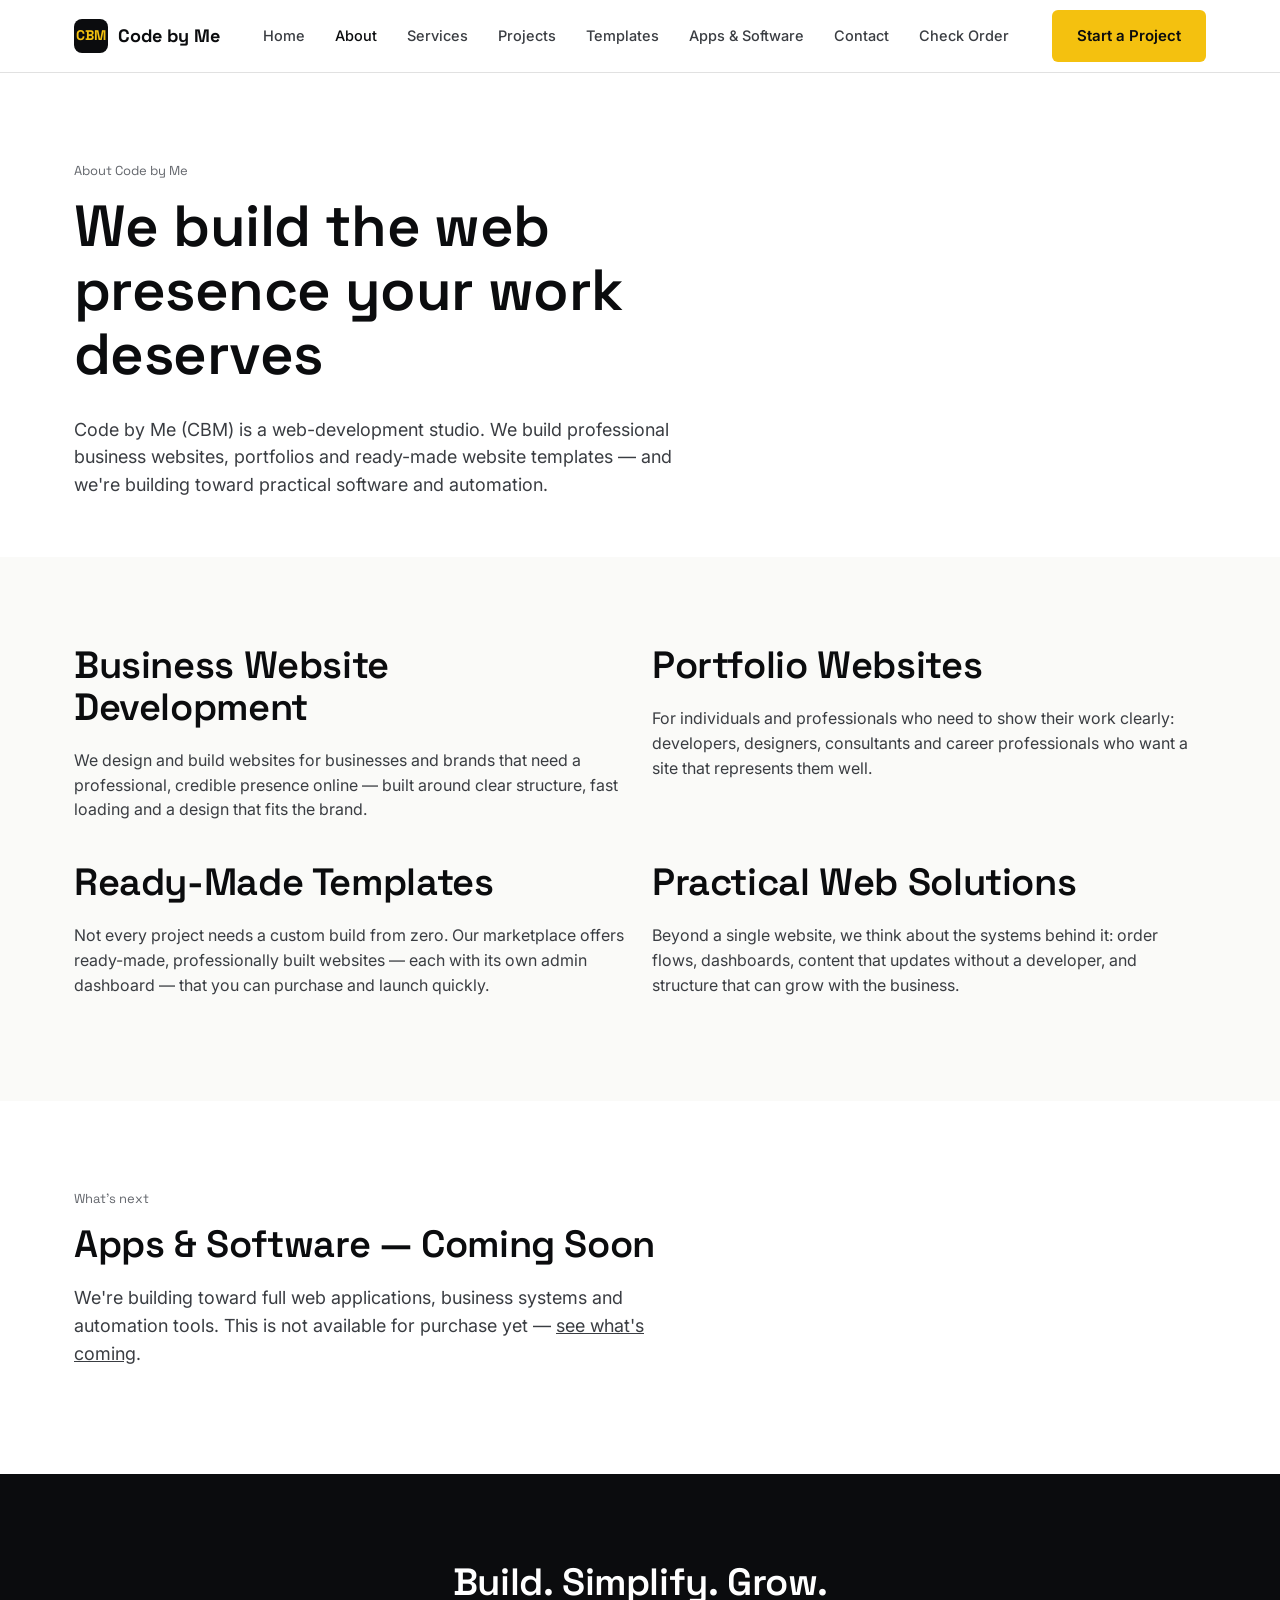
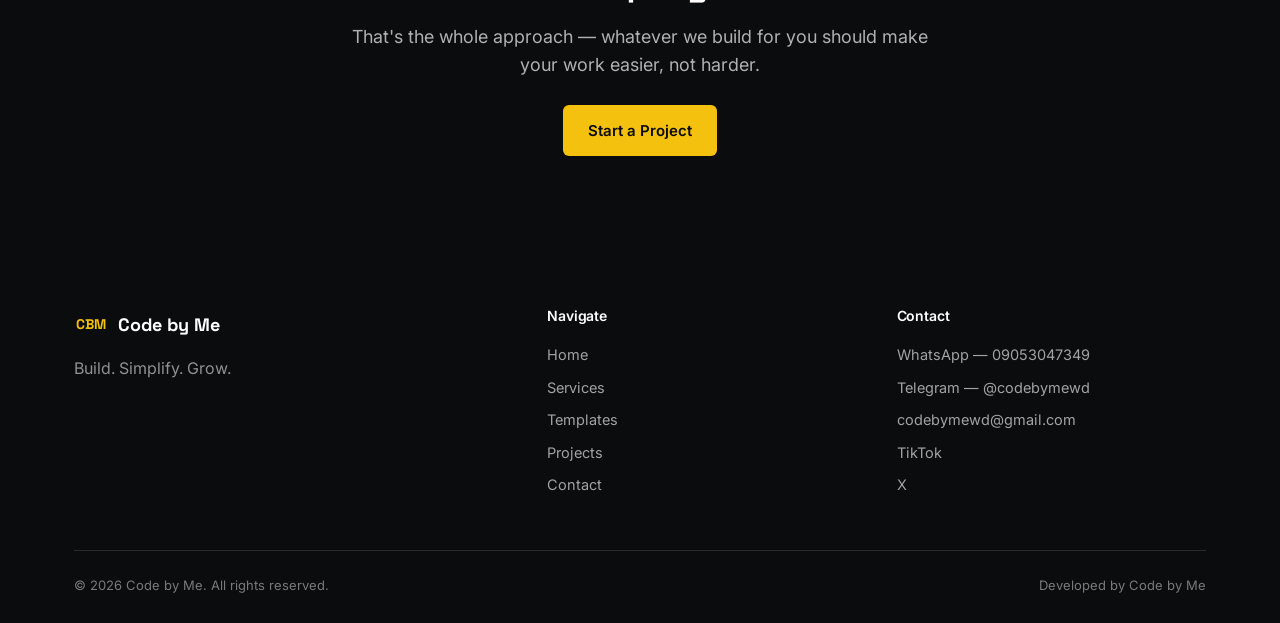
<file: about.html>
<!DOCTYPE html>
<html lang="en">
<head>
<meta charset="UTF-8">
<meta name="viewport" content="width=device-width, initial-scale=1.0">
<title>About — Code by Me</title>
<link rel="preconnect" href="https://fonts.googleapis.com">
<link href="https://fonts.googleapis.com/css2?family=Space+Grotesk:wght@500;600;700&family=Inter:wght@400;500;600;700&display=swap" rel="stylesheet">
<link rel="stylesheet" href="css/style.css">
</head>
<body>
<header id="site-header" class="site-header"></header>

<main>
  <section class="section" style="padding-bottom:40px;">
    <div class="container">
      <div class="eyebrow">About Code by Me</div>
      <h1 style="max-width:16ch;">We build the web presence your work deserves</h1>
      <p class="lede">Code by Me (CBM) is a web-development studio. We build professional business websites, portfolios and ready-made website templates — and we're building toward practical software and automation.</p>
    </div>
  </section>

  <section class="section section--paper">
    <div class="container grid grid-2" style="align-items:start;">
      <div>
        <h2>Business Website Development</h2>
        <p>We design and build websites for businesses and brands that need a professional, credible presence online — built around clear structure, fast loading and a design that fits the brand.</p>
      </div>
      <div>
        <h2>Portfolio Websites</h2>
        <p>For individuals and professionals who need to show their work clearly: developers, designers, consultants and career professionals who want a site that represents them well.</p>
      </div>
      <div>
        <h2>Ready-Made Templates</h2>
        <p>Not every project needs a custom build from zero. Our marketplace offers ready-made, professionally built websites — each with its own admin dashboard — that you can purchase and launch quickly.</p>
      </div>
      <div>
        <h2>Practical Web Solutions</h2>
        <p>Beyond a single website, we think about the systems behind it: order flows, dashboards, content that updates without a developer, and structure that can grow with the business.</p>
      </div>
    </div>
  </section>

  <section class="section">
    <div class="container">
      <div class="eyebrow">What's next</div>
      <h2>Apps &amp; Software — Coming Soon</h2>
      <p class="lede">We're building toward full web applications, business systems and automation tools. This is not available for purchase yet — <a href="apps-software.html" style="text-decoration:underline;">see what's coming</a>.</p>
    </div>
  </section>

  <section class="section section--black">
    <div class="container" style="text-align:center;">
      <h2>Build. Simplify. Grow.</h2>
      <p class="lede" style="margin:0 auto 26px;">That's the whole approach — whatever we build for you should make your work easier, not harder.</p>
      <a href="contact.html" class="btn btn-primary">Start a Project</a>
    </div>
  </section>
</main>

<footer id="site-footer" class="site-footer"></footer>
<script type="module">
  import { renderHeader, renderFooter } from "./js/common.js";
  renderHeader("about.html");
  renderFooter();
</script>
</body>
</html>
</file>
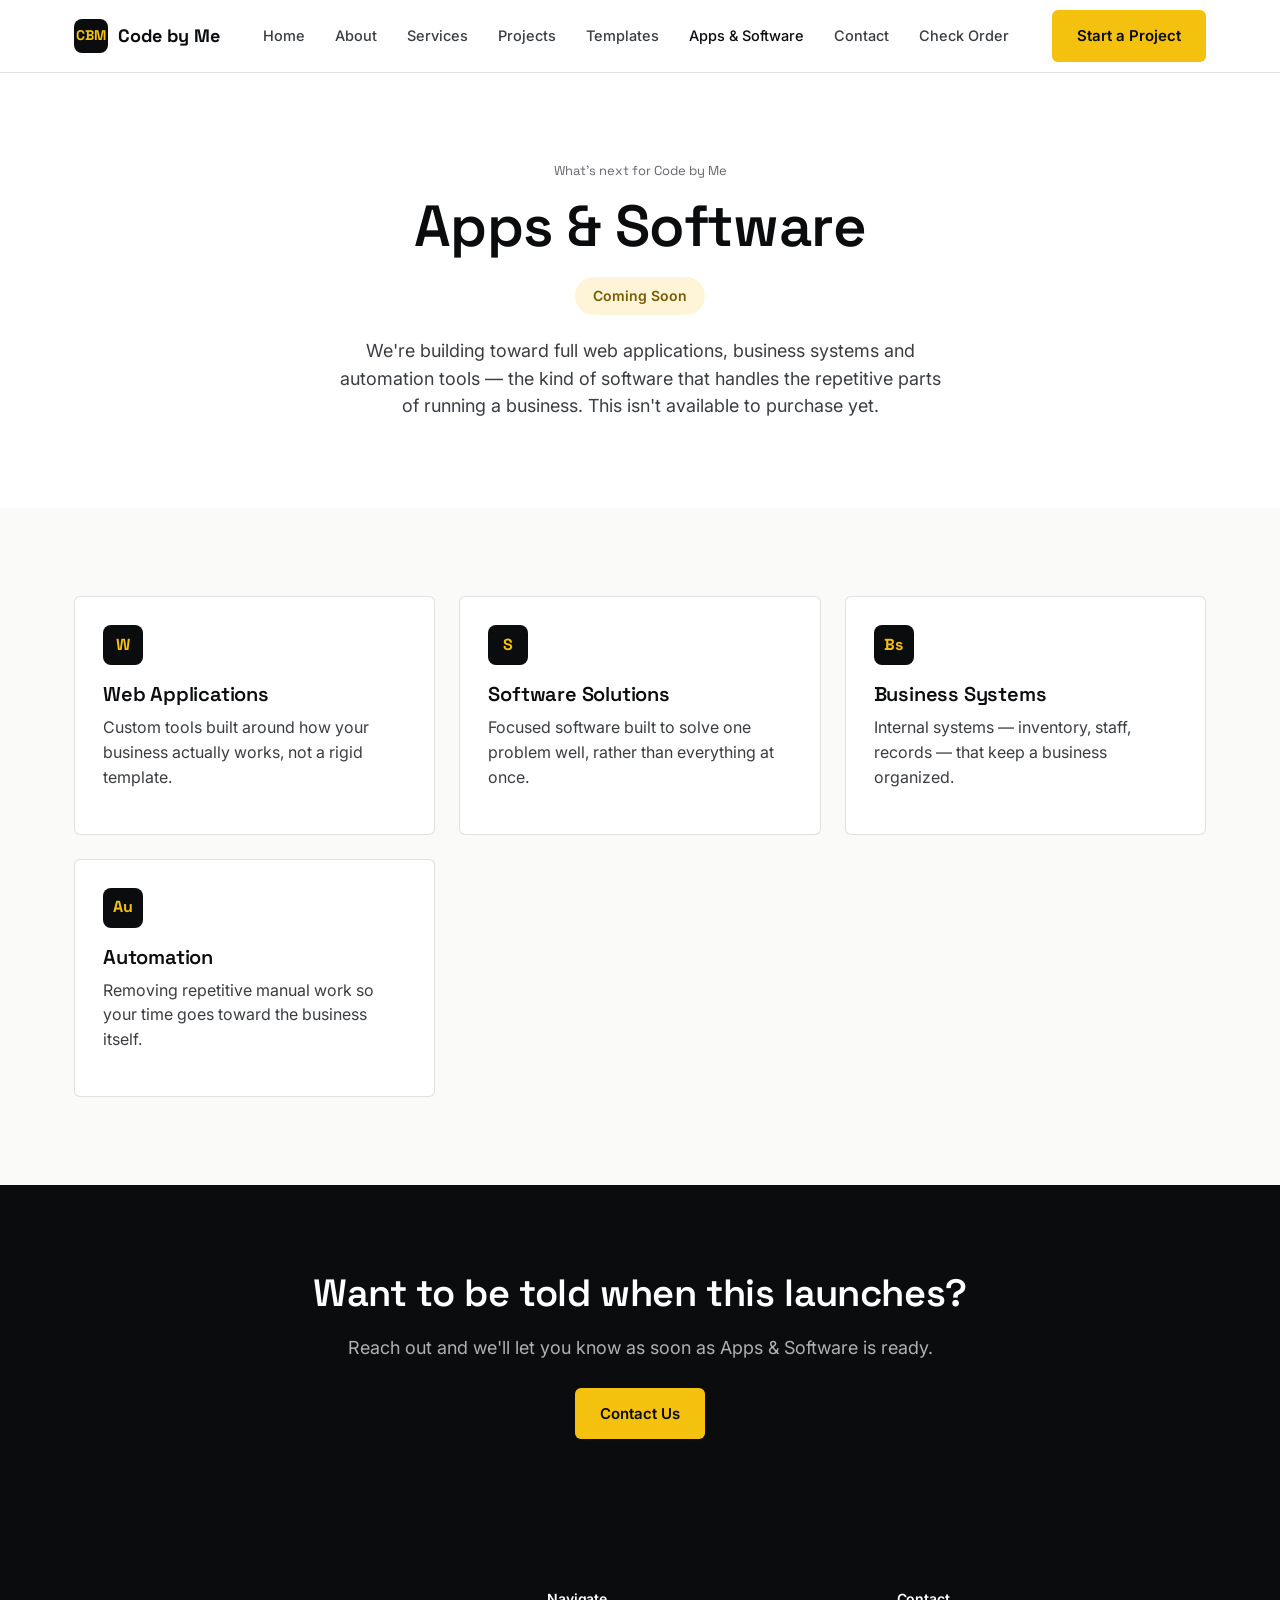
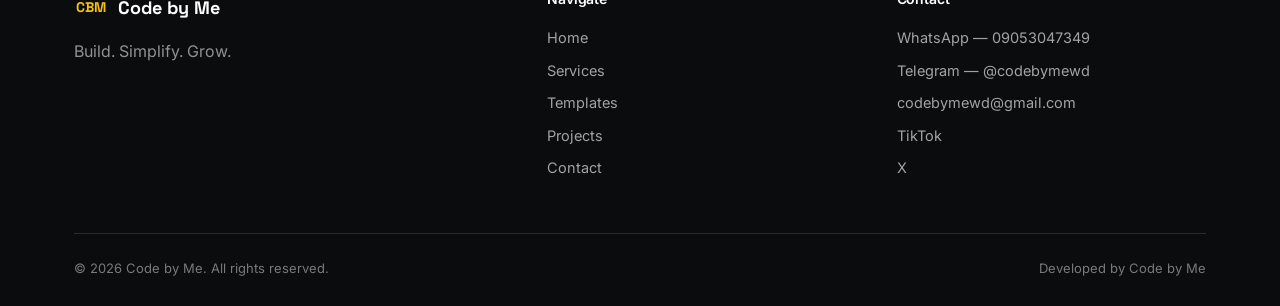
<file: apps-software.html>
<!DOCTYPE html>
<html lang="en">
<head>
<meta charset="UTF-8">
<meta name="viewport" content="width=device-width, initial-scale=1.0">
<title>Apps & Software — Code by Me</title>
<link rel="preconnect" href="https://fonts.googleapis.com">
<link href="https://fonts.googleapis.com/css2?family=Space+Grotesk:wght@500;600;700&family=Inter:wght@400;500;600;700&display=swap" rel="stylesheet">
<link rel="stylesheet" href="css/style.css">
</head>
<body>
<header id="site-header" class="site-header"></header>

<main>
  <section class="section" style="text-align:center;">
    <div class="container">
      <div class="eyebrow">What's next for Code by Me</div>
      <h1 style="max-width:20ch;margin:0 auto 18px;">Apps &amp; Software</h1>
      <div class="tag" style="font-size:14px;padding:8px 18px;">Coming Soon</div>
      <p class="lede" style="margin:22px auto 0;">We're building toward full web applications, business systems and automation tools — the kind of software that handles the repetitive parts of running a business. This isn't available to purchase yet.</p>
    </div>
  </section>

  <section class="section section--paper">
    <div class="container grid grid-3">
      <div class="card">
        <div class="card-icon">W</div>
        <h3>Web Applications</h3>
        <p>Custom tools built around how your business actually works, not a rigid template.</p>
      </div>
      <div class="card">
        <div class="card-icon">S</div>
        <h3>Software Solutions</h3>
        <p>Focused software built to solve one problem well, rather than everything at once.</p>
      </div>
      <div class="card">
        <div class="card-icon">Bs</div>
        <h3>Business Systems</h3>
        <p>Internal systems — inventory, staff, records — that keep a business organized.</p>
      </div>
      <div class="card">
        <div class="card-icon">Au</div>
        <h3>Automation</h3>
        <p>Removing repetitive manual work so your time goes toward the business itself.</p>
      </div>
    </div>
  </section>

  <section class="section section--black" style="text-align:center;">
    <div class="container">
      <h2>Want to be told when this launches?</h2>
      <p class="lede" style="margin:0 auto 26px;">Reach out and we'll let you know as soon as Apps &amp; Software is ready.</p>
      <a href="contact.html" class="btn btn-primary">Contact Us</a>
    </div>
  </section>
</main>

<footer id="site-footer" class="site-footer"></footer>
<script type="module">
  import { renderHeader, renderFooter } from "./js/common.js";
  renderHeader("apps-software.html");
  renderFooter();
</script>
</body>
</html>
</file>
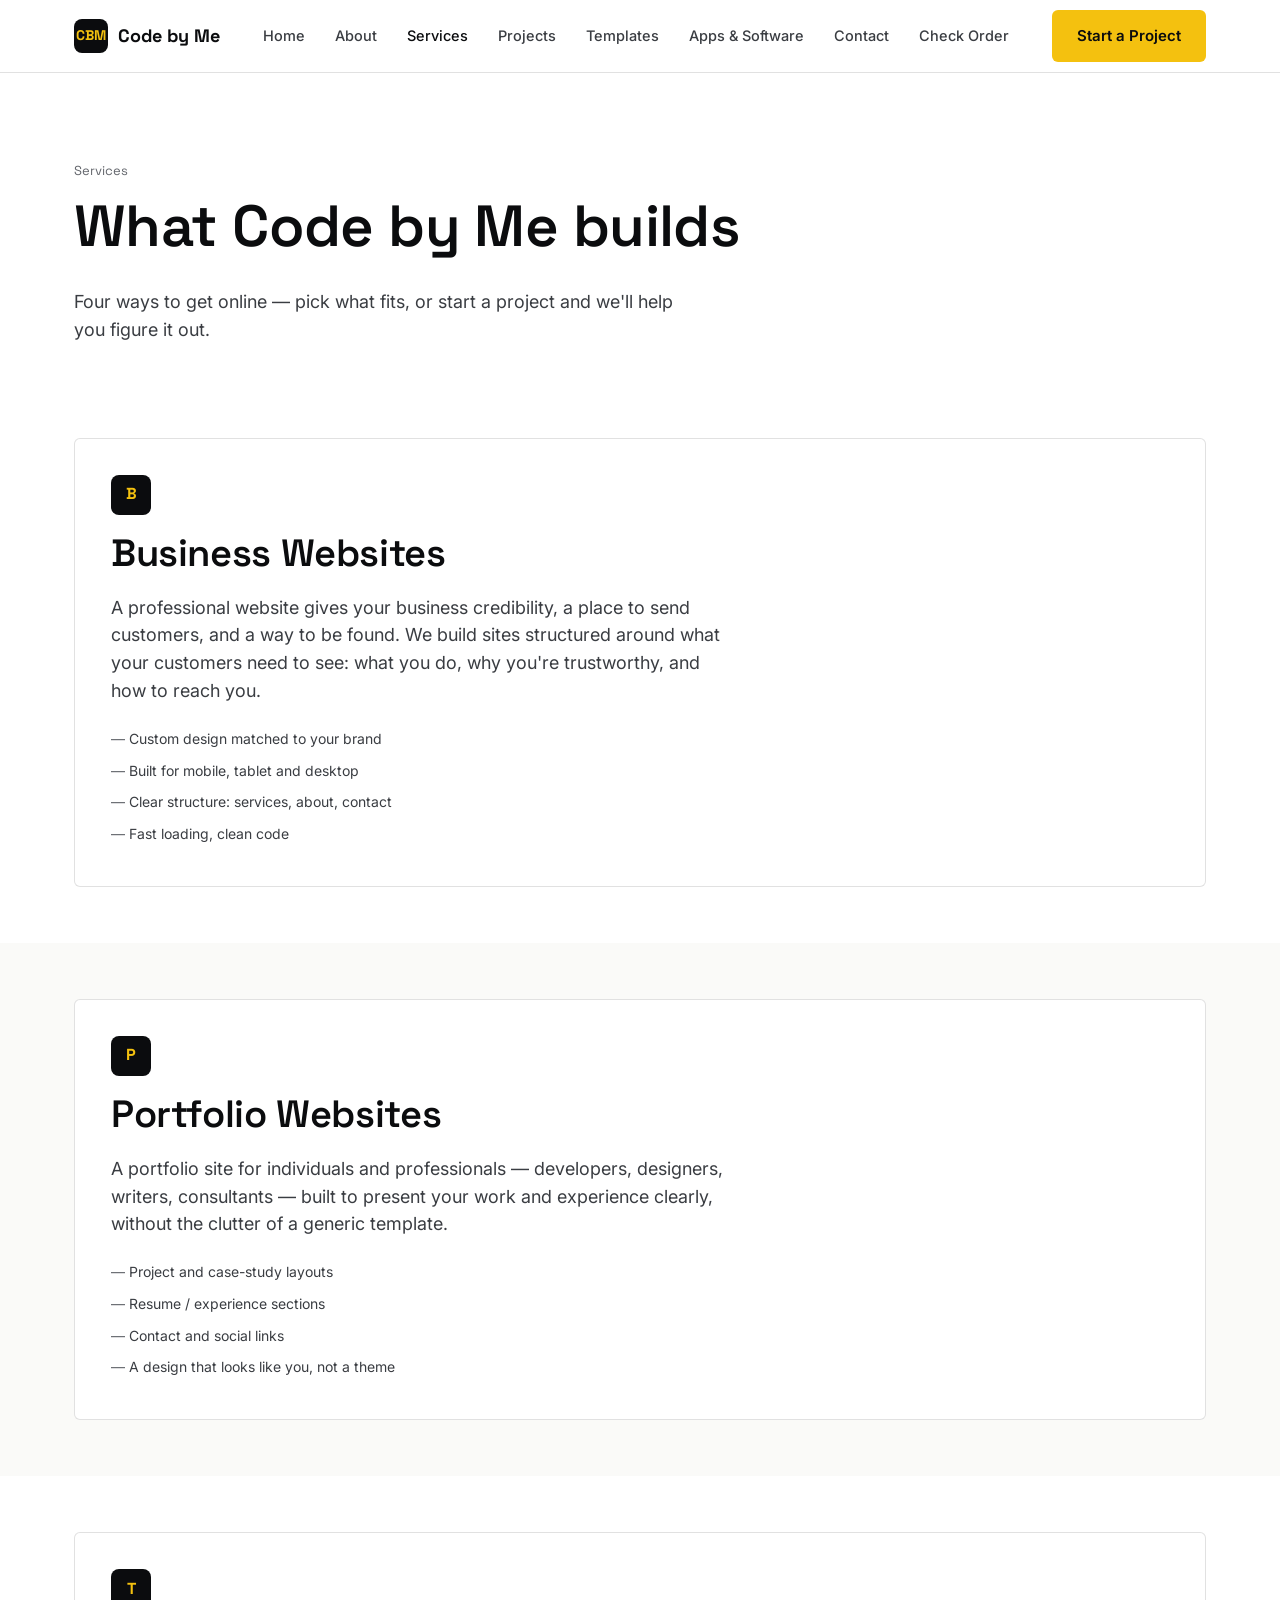
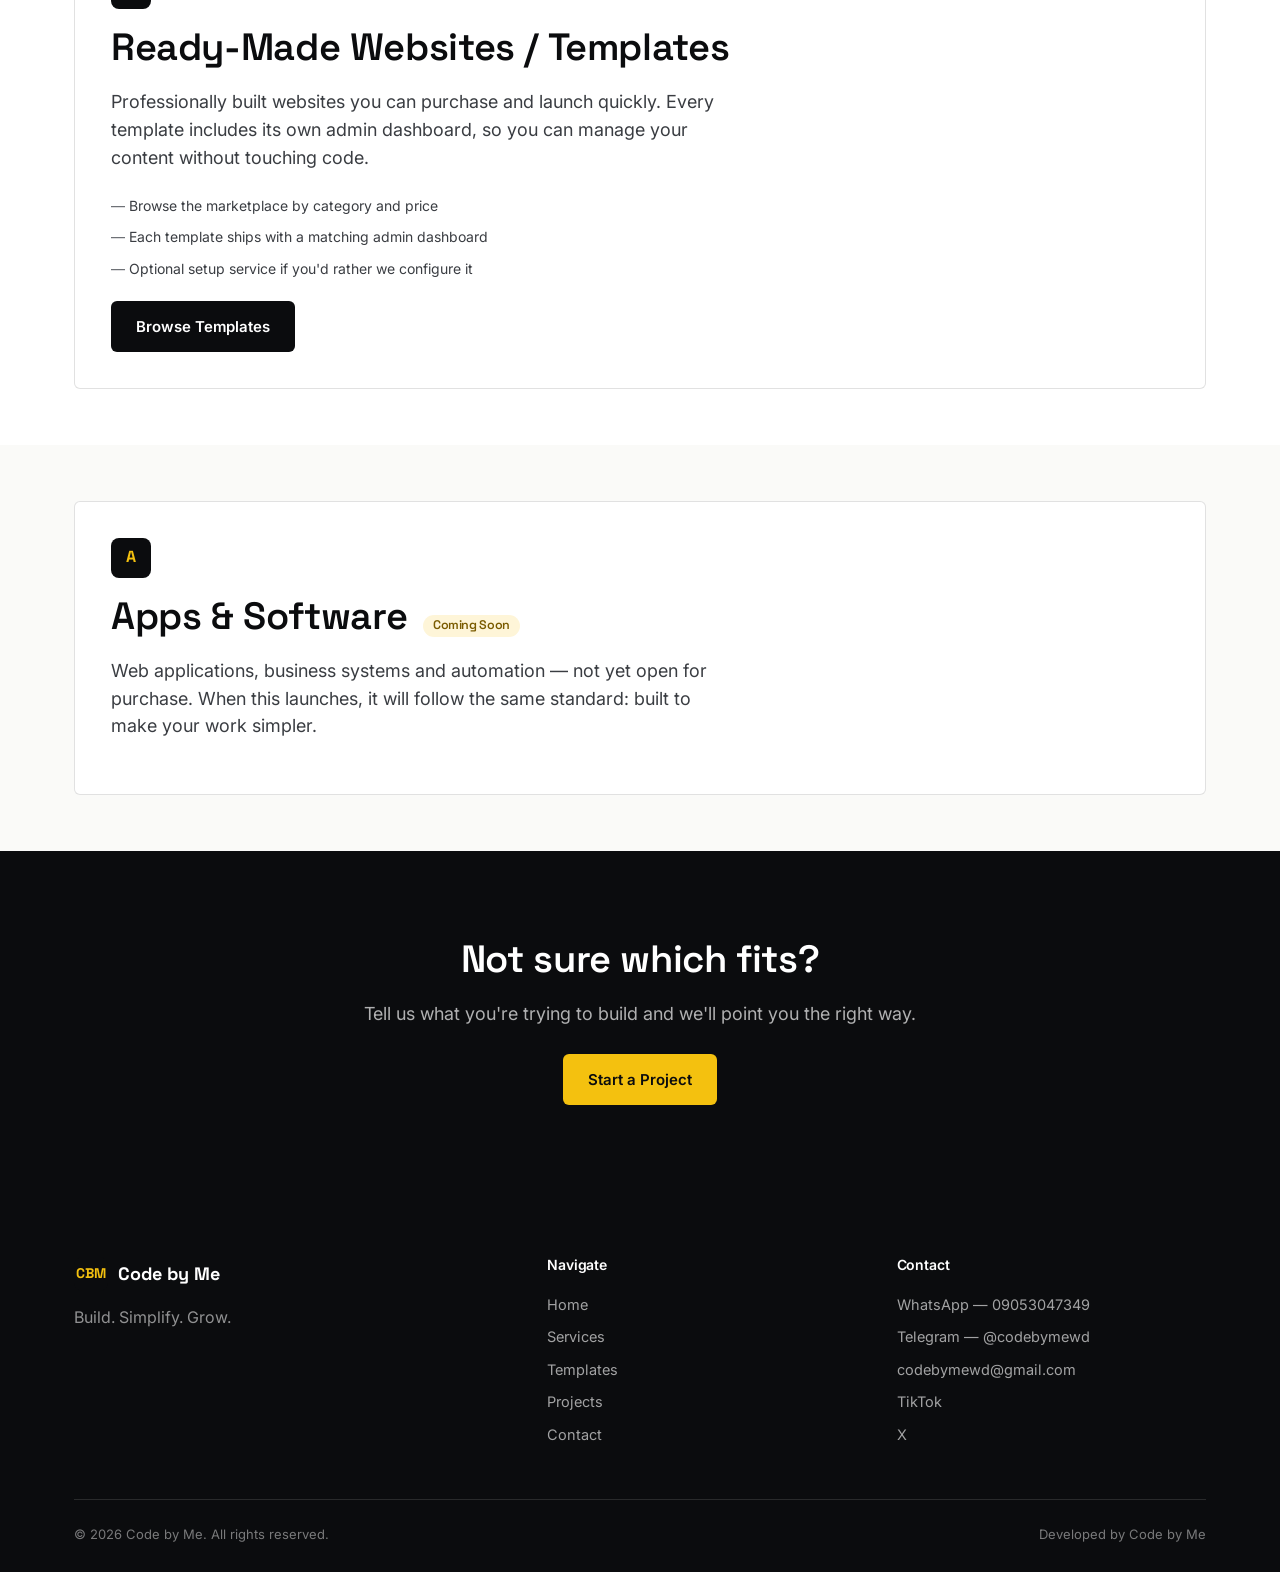
<file: services.html>
<!DOCTYPE html>
<html lang="en">
<head>
<meta charset="UTF-8">
<meta name="viewport" content="width=device-width, initial-scale=1.0">
<title>Services — Code by Me</title>
<link rel="preconnect" href="https://fonts.googleapis.com">
<link href="https://fonts.googleapis.com/css2?family=Space+Grotesk:wght@500;600;700&family=Inter:wght@400;500;600;700&display=swap" rel="stylesheet">
<link rel="stylesheet" href="css/style.css">
</head>
<body>
<header id="site-header" class="site-header"></header>

<main>
  <section class="section" style="padding-bottom:20px;">
    <div class="container">
      <div class="eyebrow">Services</div>
      <h1 style="max-width:18ch;">What Code by Me builds</h1>
      <p class="lede">Four ways to get online — pick what fits, or start a project and we'll help you figure it out.</p>
    </div>
  </section>

  <section class="section--tight">
    <div class="container">
      <div class="card" style="padding:36px;">
        <div class="card-icon">B</div>
        <h2>Business Websites</h2>
        <p class="lede">A professional website gives your business credibility, a place to send customers, and a way to be found. We build sites structured around what your customers need to see: what you do, why you're trustworthy, and how to reach you.</p>
        <ul class="package-list">
          <li>Custom design matched to your brand</li>
          <li>Built for mobile, tablet and desktop</li>
          <li>Clear structure: services, about, contact</li>
          <li>Fast loading, clean code</li>
        </ul>
      </div>
    </div>
  </section>

  <section class="section--tight section--paper">
    <div class="container">
      <div class="card" style="padding:36px;background:#fff;">
        <div class="card-icon">P</div>
        <h2>Portfolio Websites</h2>
        <p class="lede">A portfolio site for individuals and professionals — developers, designers, writers, consultants — built to present your work and experience clearly, without the clutter of a generic template.</p>
        <ul class="package-list">
          <li>Project and case-study layouts</li>
          <li>Resume / experience sections</li>
          <li>Contact and social links</li>
          <li>A design that looks like you, not a theme</li>
        </ul>
      </div>
    </div>
  </section>

  <section class="section--tight">
    <div class="container">
      <div class="card" style="padding:36px;">
        <div class="card-icon">T</div>
        <h2>Ready-Made Websites / Templates</h2>
        <p class="lede">Professionally built websites you can purchase and launch quickly. Every template includes its own admin dashboard, so you can manage your content without touching code.</p>
        <ul class="package-list">
          <li>Browse the marketplace by category and price</li>
          <li>Each template ships with a matching admin dashboard</li>
          <li>Optional setup service if you'd rather we configure it</li>
        </ul>
        <a href="templates.html" class="btn btn-dark" style="margin-top:16px;">Browse Templates</a>
      </div>
    </div>
  </section>

  <section class="section--tight section--paper">
    <div class="container">
      <div class="card" style="padding:36px;background:#fff;">
        <div class="card-icon">A</div>
        <h2>Apps &amp; Software <span class="tag" style="margin-left:6px;">Coming Soon</span></h2>
        <p class="lede">Web applications, business systems and automation — not yet open for purchase. When this launches, it will follow the same standard: built to make your work simpler.</p>
      </div>
    </div>
  </section>

  <section class="section section--black">
    <div class="container" style="text-align:center;">
      <h2>Not sure which fits?</h2>
      <p class="lede" style="margin:0 auto 26px;">Tell us what you're trying to build and we'll point you the right way.</p>
      <a href="contact.html" class="btn btn-primary">Start a Project</a>
    </div>
  </section>
</main>

<footer id="site-footer" class="site-footer"></footer>
<script type="module">
  import { renderHeader, renderFooter } from "./js/common.js";
  renderHeader("services.html");
  renderFooter();
</script>
</body>
</html>
</file>
<file: css/style.css>
/* ========================================================= 
   CODE BY ME (CBM) — GLOBAL DESIGN SYSTEM 
   Palette: near-black, signal yellow, paper white 
   Display type: Space Grotesk / Body type: Inter 
   ========================================================= */ 

:root{ 
  --cbm-black:#0B0C0E; 
  --cbm-black-soft:#16181C; 
  --cbm-yellow:#F4C10F; 
  --cbm-yellow-deep:#D9A600; 
  --cbm-white:#FFFFFF; 
  --cbm-paper:#FAFAF8; 
  --cbm-line:rgba(11,12,14,0.12); 
  --cbm-line-strong:rgba(11,12,14,0.24); 
  --cbm-ink-70:#3A3D42; 
  --cbm-ink-55:#63666C; 

  --font-display:'Space Grotesk', 'Helvetica Neue', Arial, sans-serif; 
  --font-body:'Inter', 'Helvetica Neue', Arial, sans-serif; 

  --container:1180px; 
  --radius:6px; 
  --transition:180ms ease; 
} 

*,*::before,*::after{box-sizing:border-box;} 
html{scroll-behavior:smooth;} 
body{ 
  margin:0; 
  font-family:var(--font-body); 
  color:var(--cbm-black); 
  background:var(--cbm-white); 
  line-height:1.55; 
  -webkit-font-smoothing:antialiased; 
} 
img,video{max-width:100%;display:block;} 
a{color:inherit;text-decoration:none;} 
button{font-family:inherit;cursor:pointer;} 
h1,h2,h3,h4{ 
  font-family:var(--font-display); 
  margin:0 0 0.5em 0; 
  line-height:1.1; 
  letter-spacing:-0.01em; 
  font-weight:600; 
} 
p{margin:0 0 1em 0;color:var(--cbm-ink-70);} 
.container{max-width:var(--container);margin:0 auto;padding:0 24px;} 
.section{padding:88px 0;} 
.section--tight{padding:56px 0;} 
.section--paper{background:var(--cbm-paper);} 
.section--black{background:var(--cbm-black);color:var(--cbm-white);} 
.section--black p{color:rgba(255,255,255,0.68);} 
.section--black h2, .section--black h3{color:var(--cbm-white);} 

.eyebrow{ 
  font-family:var(--font-display); 
  font-size:13px; 
  color:var(--cbm-ink-55); 
  margin-bottom:14px; 
} 
.section--black .eyebrow{color:rgba(255,255,255,0.55);} 

h1{font-size:clamp(34px,5vw,58px);} 
h2{font-size:clamp(26px,3.4vw,38px);} 
h3{font-size:20px;} 
.lede{font-size:18px;color:var(--cbm-ink-70);max-width:56ch;} 

/* Buttons */ 
.btn{ 
  display:inline-flex;align-items:center;justify-content:center;gap:8px; 
  padding:13px 24px;border-radius:var(--radius); 
  font-weight:600;font-size:15px;border:1px solid transparent; 
  transition:transform var(--transition), background var(--transition), border-color var(--transition), color var(--transition); 
} 
.btn:active{transform:translateY(1px);} 
.btn-primary{background:var(--cbm-yellow);color:var(--cbm-black);} 
.btn-primary:hover{background:var(--cbm-yellow-deep);} 
.btn-dark{background:var(--cbm-black);color:var(--cbm-white);} 
.btn-dark:hover{background:var(--cbm-black-soft);} 
.btn-outline{background:transparent;border-color:var(--cbm-line-strong);color:var(--cbm-black);} 
.btn-outline:hover{border-color:var(--cbm-black);} 
.section--black .btn-outline{border-color:rgba(255,255,255,0.35);color:var(--cbm-white);} 
.section--black .btn-outline:hover{border-color:var(--cbm-white);} 
.btn-block{width:100%;} 
.btn-sm{padding:8px 14px;font-size:13.5px;} 
.btn[disabled]{opacity:0.5;cursor:not-allowed;} 

/* Header */ 
.site-header{ 
  position:sticky;top:0;z-index:50; 
  background:rgba(255,255,255,0.92); 
  border-bottom:1px solid var(--cbm-line); 
} 
/* Blur lives on a pseudo-element: backdrop-filter on .site-header itself traps the fixed mobile nav inside the 72px header. */ 
.site-header::before{ 
  content:'';position:absolute;inset:0;z-index:-1;pointer-events:none; 
  backdrop-filter:blur(10px);-webkit-backdrop-filter:blur(10px); 
} 
.site-header .container{ 
  display:flex;align-items:center;justify-content:space-between; 
  height:72px; 
} 
.brand{display:flex;align-items:center;gap:10px;font-family:var(--font-display);font-weight:700;font-size:18px;} 
.brand-mark{ 
  width:34px;height:34px;border-radius:8px;background:var(--cbm-black); 
  color:var(--cbm-yellow);display:flex;align-items:center;justify-content:center; 
  font-family:var(--font-display);font-weight:700;font-size:14px; 
} 
.brand-name{color:var(--cbm-black);} 
.main-nav{display:flex;align-items:center;gap:30px;} 
.main-nav a{font-size:14.5px;font-weight:500;color:var(--cbm-ink-70);transition:color var(--transition);white-space:nowrap;} 
.main-nav a:hover, .main-nav a.active{color:var(--cbm-black);} 
.header-actions{display:flex;align-items:center;gap:16px;} 
.nav-toggle{ 
  display:none;width:40px;height:40px;border:1px solid var(--cbm-line-strong); 
  border-radius:var(--radius);background:transparent;align-items:center;justify-content:center; 
} 
.nav-toggle span, .nav-toggle span::before, .nav-toggle span::after{ 
  content:'';display:block;width:18px;height:2px;background:var(--cbm-black);position:relative; 
} 
.nav-toggle span::before{position:absolute;top:-6px;} 
.nav-toggle span::after{position:absolute;top:6px;} 

/* Footer */ 
.site-footer{background:var(--cbm-black);color:rgba(255,255,255,0.8);padding:64px 0 28px;} 
.footer-grid{display:grid;grid-template-columns:1.4fr 1fr 1fr;gap:40px;} 
.footer-grid h4{color:var(--cbm-white);font-size:14px;font-family:var(--font-body);font-weight:600;margin-bottom:16px;} 
.footer-grid a{display:block;color:rgba(255,255,255,0.62);font-size:14.5px;padding:5px 0;transition:color var(--transition);} 
.footer-grid a:hover{color:var(--cbm-yellow);} 
.footer-brand p{color:rgba(255,255,255,0.55);max-width:34ch;} 
.footer-bottom{ 
  margin-top:48px;padding-top:24px;border-top:1px solid rgba(255,255,255,0.12); 
  display:flex;justify-content:space-between;flex-wrap:wrap;gap:10px; 
  font-size:13px;color:rgba(255,255,255,0.45); 
} 

/* Hero */ 
.hero{padding:76px 0 40px;} 
.hero-grid{display:grid;grid-template-columns:1.1fr 0.9fr;gap:56px;align-items:center;} 
.hero-actions{display:flex;gap:14px;margin-top:28px;flex-wrap:wrap;} 
.hero-visual{position:relative;} 
.code-window{ 
  border:1px solid var(--cbm-line-strong);border-radius:10px;overflow:hidden; 
  background:var(--cbm-black);box-shadow:0 30px 60px -30px rgba(11,12,14,0.35); 
} 
.code-window-bar{display:flex;gap:6px;padding:12px 14px;background:var(--cbm-black-soft);} 
.code-window-bar span{width:9px;height:9px;border-radius:50%;background:rgba(255,255,255,0.18);} 
.code-window-body{padding:24px;font-family:'Space Grotesk',monospace;font-size:13.5px;line-height:1.9;} 
.code-line{white-space:pre;color:rgba(255,255,255,0.4);} 
.code-line b{color:var(--cbm-yellow);font-weight:600;} 
.code-line i{color:#8fd3a8;font-style:normal;} 

/* Cards */ 
.grid{display:grid;gap:24px;} 
.grid-3{grid-template-columns:repeat(3,1fr);} 
.grid-2{grid-template-columns:repeat(2,1fr);} 
.card{ 
  border:1px solid var(--cbm-line);border-radius:var(--radius); 
  padding:28px;background:var(--cbm-white);transition:border-color var(--transition), transform var(--transition); 
} 
.card:hover{border-color:var(--cbm-line-strong);} 
.card-icon{ 
  width:40px;height:40px;border-radius:8px;background:var(--cbm-black);color:var(--cbm-yellow); 
  display:flex;align-items:center;justify-content:center;margin-bottom:18px;font-weight:700;font-family:var(--font-display); 
} 
.tag{ 
  display:inline-block;font-size:12.5px;font-weight:600;padding:4px 10px;border-radius:999px; 
  background:rgba(244,193,15,0.16);color:#7A5B00; 
} 
.tag-outline{background:transparent;border:1px solid var(--cbm-line-strong);color:var(--cbm-ink-70);} 
.badge-featured{ 
  position:absolute;top:14px;left:14px;background:var(--cbm-yellow);color:var(--cbm-black); 
  font-size:12px;font-weight:700;padding:4px 10px;border-radius:999px; 
} 

/* Product / template / project cards */ 
.media-card{border:1px solid var(--cbm-line);border-radius:var(--radius);overflow:hidden;background:var(--cbm-white);display:flex;flex-direction:column;} 
.media-card-thumb{position:relative;aspect-ratio:16/10;background:var(--cbm-paper);overflow:hidden;} 
.media-card-thumb img{width:100%;height:100%;object-fit:cover;} 
.media-card-body{padding:22px;flex:1;display:flex;flex-direction:column;gap:10px;} 
.media-card-title{font-family:var(--font-display);font-weight:600;font-size:18px;} 
.media-card-desc{font-size:14.5px;color:var(--cbm-ink-55);flex:1;} 
.media-card-meta{display:flex;align-items:center;justify-content:space-between;margin-top:6px;} 
.price{font-family:var(--font-display);font-weight:700;font-size:18px;} 
.media-card-actions{display:flex;gap:10px;margin-top:10px;} 
.media-card-actions .btn{flex:1;padding:10px 14px;font-size:14px;} 
.tech-pills{display:flex;flex-wrap:wrap;gap:6px;} 

/* Template marketplace categories */ 
.template-category{margin-bottom:72px;} 
.template-category-heading{margin-bottom:22px;} 
.template-category-heading h2{margin:0;} 
.template-category-more{margin-top:28px;} 
.template-category-more[hidden]{display:none;} 
.template-see-more{text-align:center;margin-top:28px;} 
.see-more-btn{min-width:150px;} 

/* Empty / loading / error states */ 
.state-block{ 
  border:1px dashed var(--cbm-line-strong);border-radius:var(--radius); 
  padding:56px 24px;text-align:center;color:var(--cbm-ink-55); 
} 
.state-block h3{margin-bottom:8px;color:var(--cbm-black);} 
.skeleton{background:linear-gradient(90deg,#EFEFEC 25%,#F7F7F5 37%,#EFEFEC 63%);background-size:400% 100%;animation:skeleton-loading 1.4s ease infinite;border-radius:var(--radius);} 
@keyframes skeleton-loading{0%{background-position:100% 50%;}100%{background-position:0 50%;}} 
.skeleton-card{height:320px;} 
.toast{ 
  position:fixed;bottom:24px;right:24px;z-index:200;background:var(--cbm-black);color:var(--cbm-white); 
  padding:14px 20px;border-radius:var(--radius);font-size:14.5px;max-width:340px; 
  box-shadow:0 20px 40px -20px rgba(0,0,0,0.4); 
  transform:translateY(20px);opacity:0;transition:all 220ms ease;pointer-events:none; 
} 
.toast.show{transform:translateY(0);opacity:1;} 
.toast.toast-error{background:#7A1E1E;} 
.toast.toast-success{background:#1E5A2E;} 

/* Forms */ 
.form-field{margin-bottom:18px;} 
.form-field label{display:block;font-size:14px;font-weight:600;margin-bottom:7px;} 
.form-field input, .form-field textarea, .form-field select{ 
  width:100%;padding:12px 14px;border:1px solid var(--cbm-line-strong);border-radius:var(--radius); 
  font-family:var(--font-body);font-size:15px;background:var(--cbm-white);color:var(--cbm-black); 
  transition:border-color var(--transition); 
} 
.form-field input:focus, .form-field textarea:focus, .form-field select:focus{ 
  outline:none;border-color:var(--cbm-black); 
} 
.form-field .field-error{color:#B23A3A;font-size:13px;margin-top:6px;display:none;} 
.form-field.has-error input, .form-field.has-error textarea{border-color:#B23A3A;} 
.form-field.has-error .field-error{display:block;} 
.form-hint{font-size:13px;color:var(--cbm-ink-55);margin-top:6px;} 

/* Steps */ 
.steps{display:flex;flex-direction:column;gap:0;} 
.step{display:flex;gap:18px;padding:18px 0;border-bottom:1px solid var(--cbm-line);} 
.step:last-child{border-bottom:none;} 
.step-num{ 
  flex:none;width:32px;height:32px;border-radius:50%;border:1px solid var(--cbm-line-strong); 
  display:flex;align-items:center;justify-content:center;font-family:var(--font-display);font-size:13px;font-weight:600; 
} 
.step.step-active .step-num{background:var(--cbm-black);color:var(--cbm-yellow);border-color:var(--cbm-black);} 
.step.step-done .step-num{background:var(--cbm-yellow);border-color:var(--cbm-yellow);} 

/* Checkout summary */ 
.checkout-layout{display:grid;grid-template-columns:1.3fr 0.9fr;gap:48px;align-items:start;} 
.summary-box{border:1px solid var(--cbm-line);border-radius:var(--radius);padding:24px;background:var(--cbm-paper);position:sticky;top:96px;} 
.summary-row{display:flex;justify-content:space-between;padding:10px 0;border-bottom:1px solid var(--cbm-line);font-size:14.5px;} 
.summary-row:last-of-type{border-bottom:none;} 
.summary-total{display:flex;justify-content:space-between;padding-top:16px;margin-top:6px;font-family:var(--font-display);font-weight:700;font-size:19px;} 
.bank-details{border:1px solid var(--cbm-line);border-radius:var(--radius);padding:20px;background:var(--cbm-white);margin:18px 0;} 
.bank-row{display:flex;justify-content:space-between;padding:8px 0;font-size:14.5px;border-bottom:1px solid var(--cbm-line);} 
.bank-row:last-child{border-bottom:none;} 
.copy-btn{font-size:12.5px;color:var(--cbm-ink-55);border:1px solid var(--cbm-line-strong);padding:3px 9px;border-radius:999px;background:transparent;} 

.upload-drop{ 
  border:1.5px dashed var(--cbm-line-strong);border-radius:var(--radius);padding:32px;text-align:center; 
  cursor:pointer;transition:border-color var(--transition); 
} 
.upload-drop:hover{border-color:var(--cbm-black);} 
.upload-preview{max-height:220px;border-radius:var(--radius);overflow:hidden;margin-top:14px;border:1px solid var(--cbm-line);} 

.order-id-display{ 
  font-family:var(--font-display);font-size:26px;font-weight:700;letter-spacing:0.02em; 
  background:var(--cbm-paper);border:1px solid var(--cbm-line-strong);border-radius:var(--radius); 
  padding:16px 20px;display:inline-block; 
} 

/* Package cards */ 
.package-card{border:1px solid var(--cbm-line);border-radius:var(--radius);padding:24px;cursor:pointer;transition:border-color var(--transition);} 
.package-card.selected{border-color:var(--cbm-black);box-shadow:inset 0 0 0 1px var(--cbm-black);} 
.package-card h4{font-family:var(--font-display);font-size:17px;margin-bottom:6px;} 
.package-list{list-style:none;padding:0;margin:14px 0 0;font-size:14px;color:var(--cbm-ink-70);} 
.package-list li{padding:5px 0;padding-left:18px;position:relative;} 
.package-list li::before{content:'—';position:absolute;left:0;color:var(--cbm-ink-55);} 

.dashboard-type-note{ 
  display:flex;align-items:center;gap:10px;background:var(--cbm-paper);border:1px solid var(--cbm-line); 
  border-radius:var(--radius);padding:14px 16px;font-size:14px;margin:14px 0; 
} 

.whatsapp-btn{background:#1E5A2E;color:var(--cbm-white);} 
.whatsapp-btn:hover{background:#194A26;} 

.info-list{list-style:none;padding:0;margin:0;} 
.info-list li{padding:9px 0;border-bottom:1px solid var(--cbm-line);font-size:14.5px;color:var(--cbm-ink-70);} 
.info-list li:last-child{border-bottom:none;} 

/* Responsive */ 
@media (max-width:960px){ 
  .hero-grid{grid-template-columns:1fr;} 
  .grid-3{grid-template-columns:repeat(2,1fr);} 
  .footer-grid{grid-template-columns:1fr 1fr;} 
  .checkout-layout{grid-template-columns:1fr;} 
  .summary-box{position:static;} 
} 
@media (max-width:720px){ 
  .main-nav{ 
    position:fixed;top:72px;left:0;right:0;bottom:0;background:var(--cbm-white); 
    flex-direction:column;align-items:flex-start;padding:24px;gap:4px; 
    transform:translateX(100%);transition:transform 220ms ease;overflow-y:auto; 
  } 
  .main-nav.open{transform:translateX(0);} 
  .main-nav a{width:100%;padding:14px 4px;border-bottom:1px solid var(--cbm-line);} 
  .nav-toggle{display:flex;} 
  .header-actions .btn-primary{display:none;} 
  .header-actions.nav-open .btn-primary{display:inline-flex;} 
  .grid-3, .grid-2{grid-template-columns:1fr;} 
  .footer-grid{grid-template-columns:1fr;} 
  .section{padding:56px 0;} 
}
</file>
